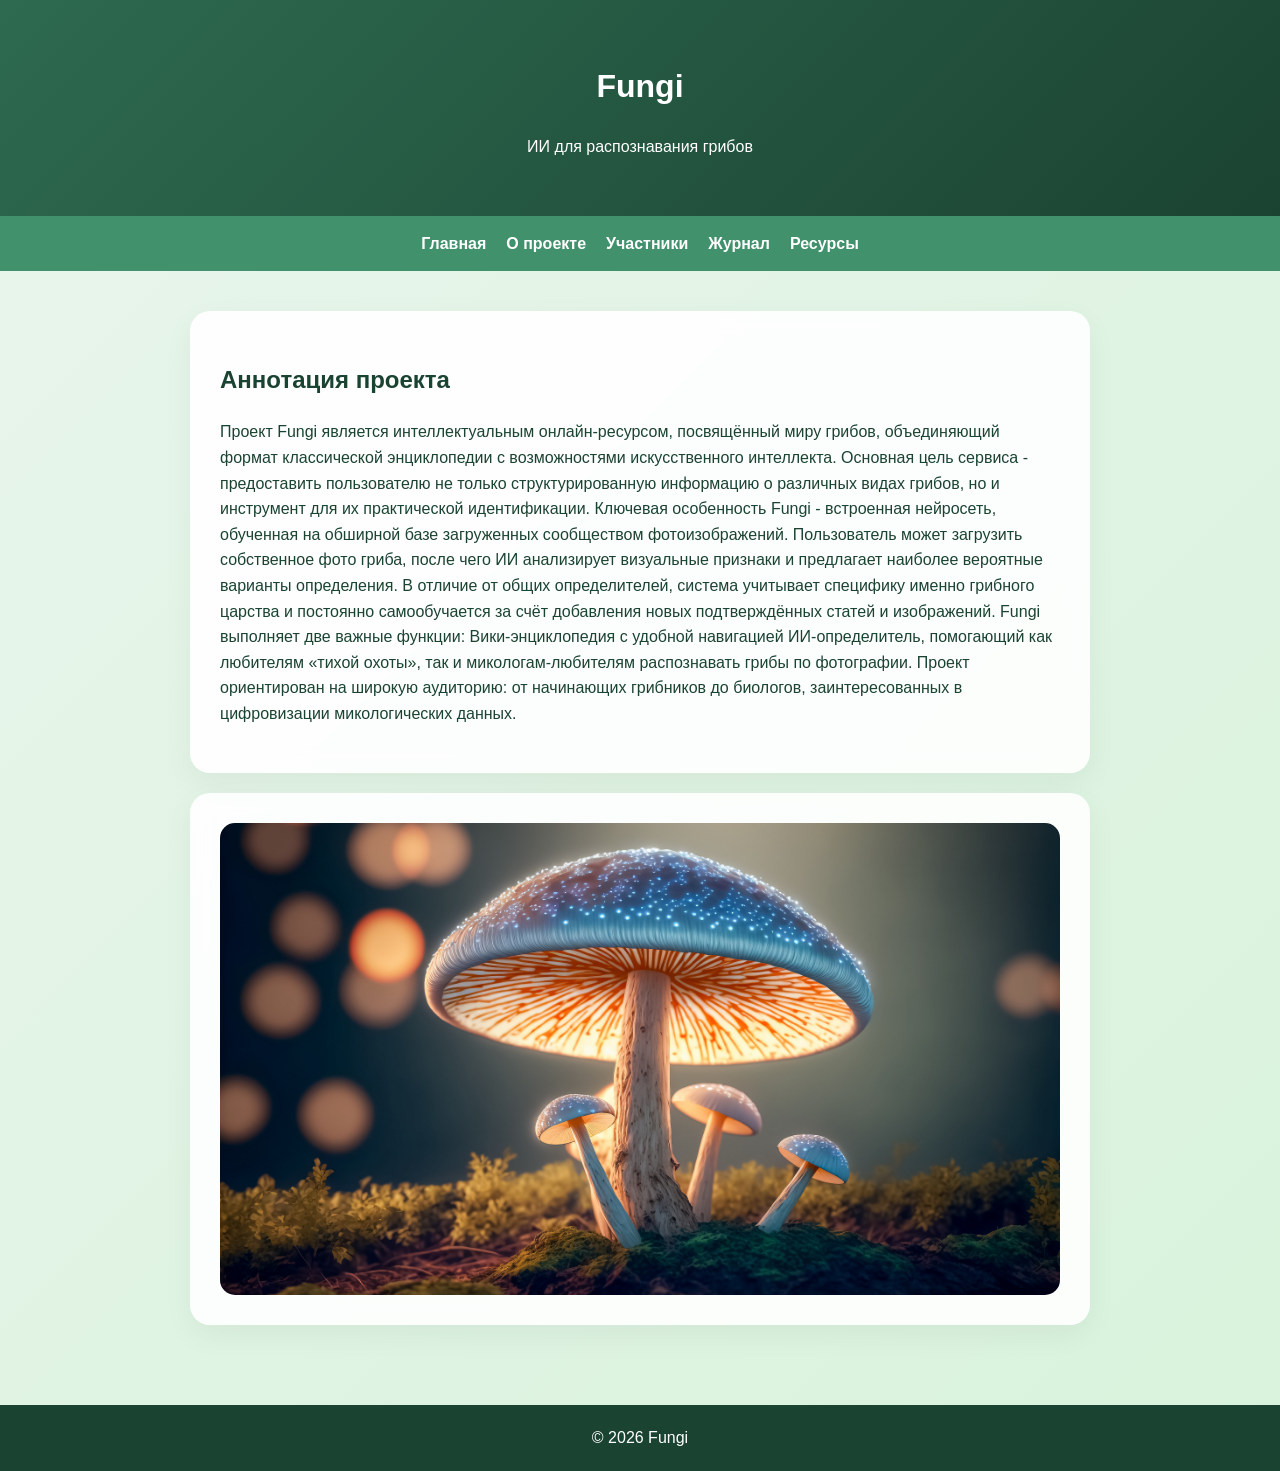
<file: index.html>
<!DOCTYPE html>
<html lang="ru">
<head>
<meta charset="UTF-8">
<meta http-equiv="refresh" content="0; url=site/index.html">
<title>Fungi</title>
</head>
<body>
<p>Переход на сайт...</p>
</body>
</html>
</file>
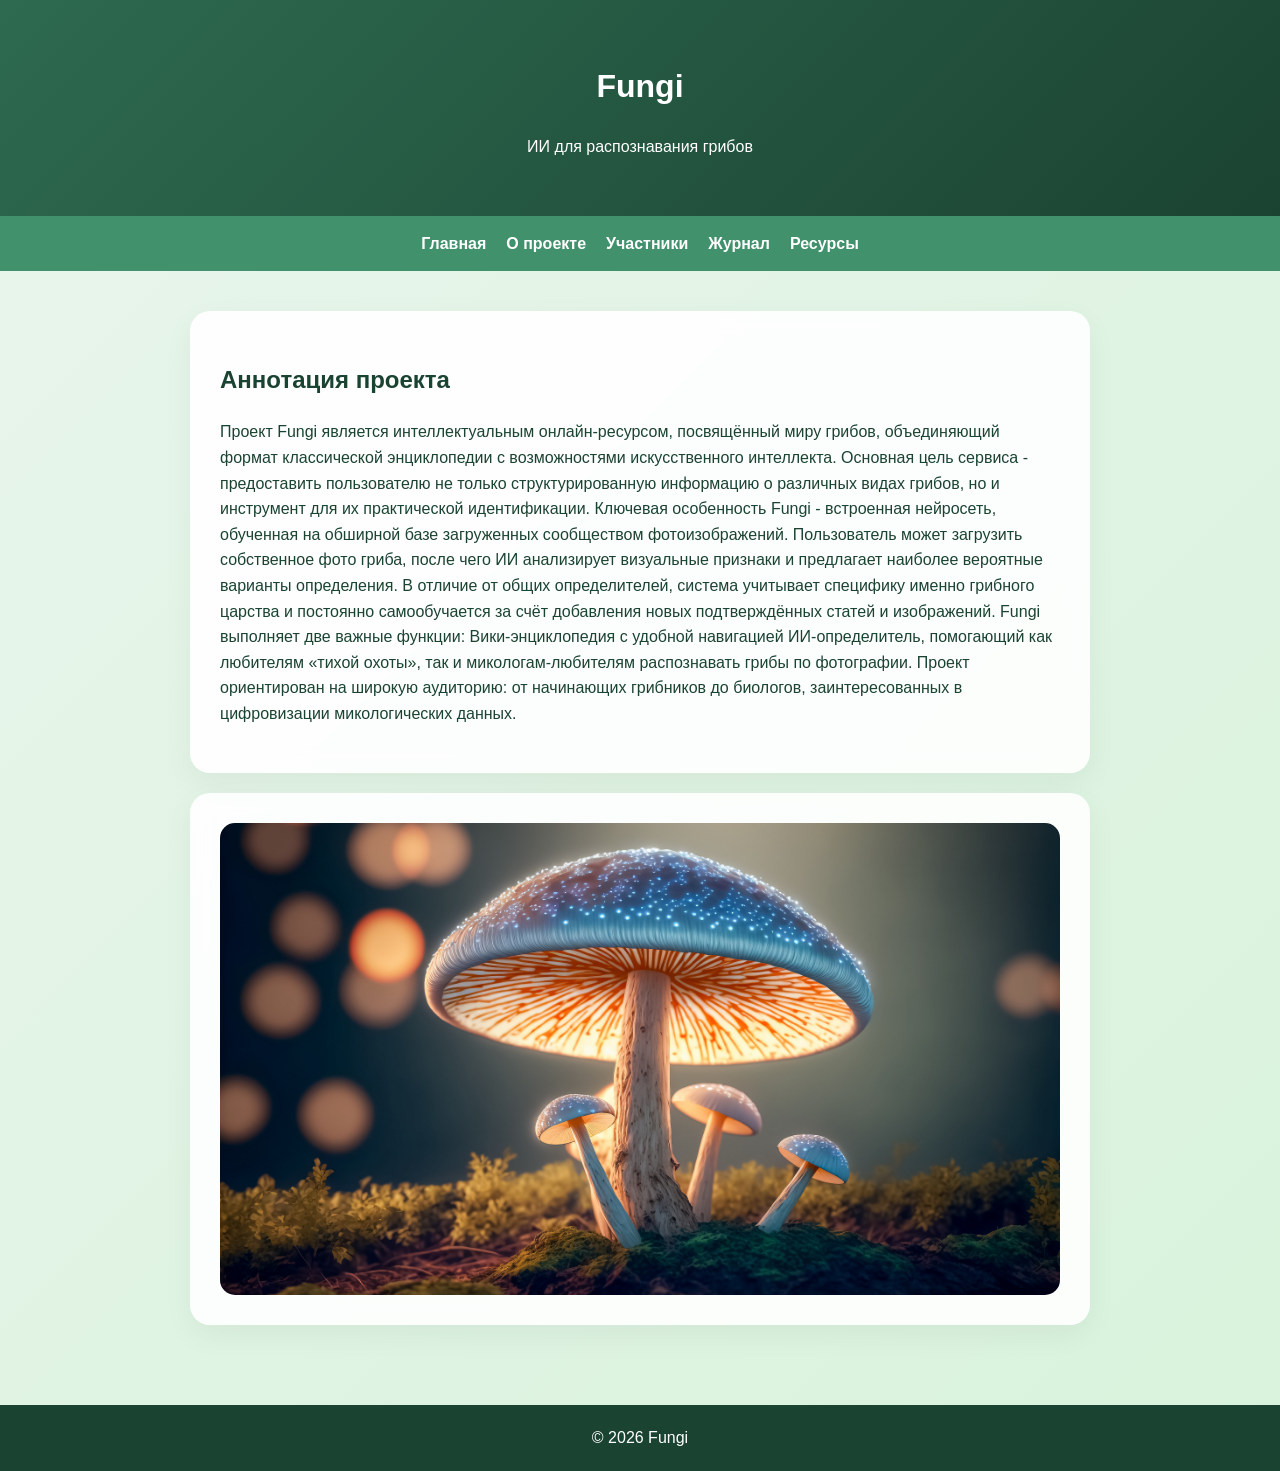
<file: site/index.html>
<!DOCTYPE html>
<html lang="ru">
<head>
<meta charset="UTF-8">
<title>Fungi</title>
<link rel="stylesheet" href="style.css">
</head>

<body>

<header>
  <h1>Fungi</h1>
  <p>ИИ для распознавания грибов</p>
</header>

<nav>
  <a href="index.html">Главная</a>
  <a href="about.html">О проекте</a>
  <a href="team.html">Участники</a>
  <a href="journal.html">Журнал</a>
  <a href="resources.html">Ресурсы</a>
</nav>

<div class="container">

<div class="card">
  <h2>Аннотация проекта</h2>
  <p>
    Проект Fungi является интеллектуальным онлайн-ресурсом, посвящённый миру грибов, объединяющий формат классической энциклопедии с возможностями искусственного интеллекта. Основная цель сервиса - предоставить пользователю не только структурированную информацию о различных видах грибов, но и инструмент для их практической идентификации.

Ключевая особенность Fungi - встроенная нейросеть, обученная на обширной базе загруженных сообществом фотоизображений. Пользователь может загрузить собственное фото гриба, после чего ИИ анализирует визуальные признаки и предлагает наиболее вероятные варианты определения. В отличие от общих определителей, система учитывает специфику именно грибного царства и постоянно самообучается за счёт добавления новых подтверждённых статей и изображений.

Fungi выполняет две важные функции:

Вики-энциклопедия с удобной навигацией

ИИ-определитель, помогающий как любителям «тихой охоты», так и микологам-любителям  распознавать грибы по фотографии.

Проект ориентирован на широкую аудиторию: от начинающих грибников до биологов, заинтересованных в цифровизации микологических данных.
  </p>
</div>

<div class="card">
  <img src="images/mushroom 1.jpg" alt="Красивый гриб">
</div>

</div>

<footer>© 2026 Fungi</footer>

</body>
</html>
</file>
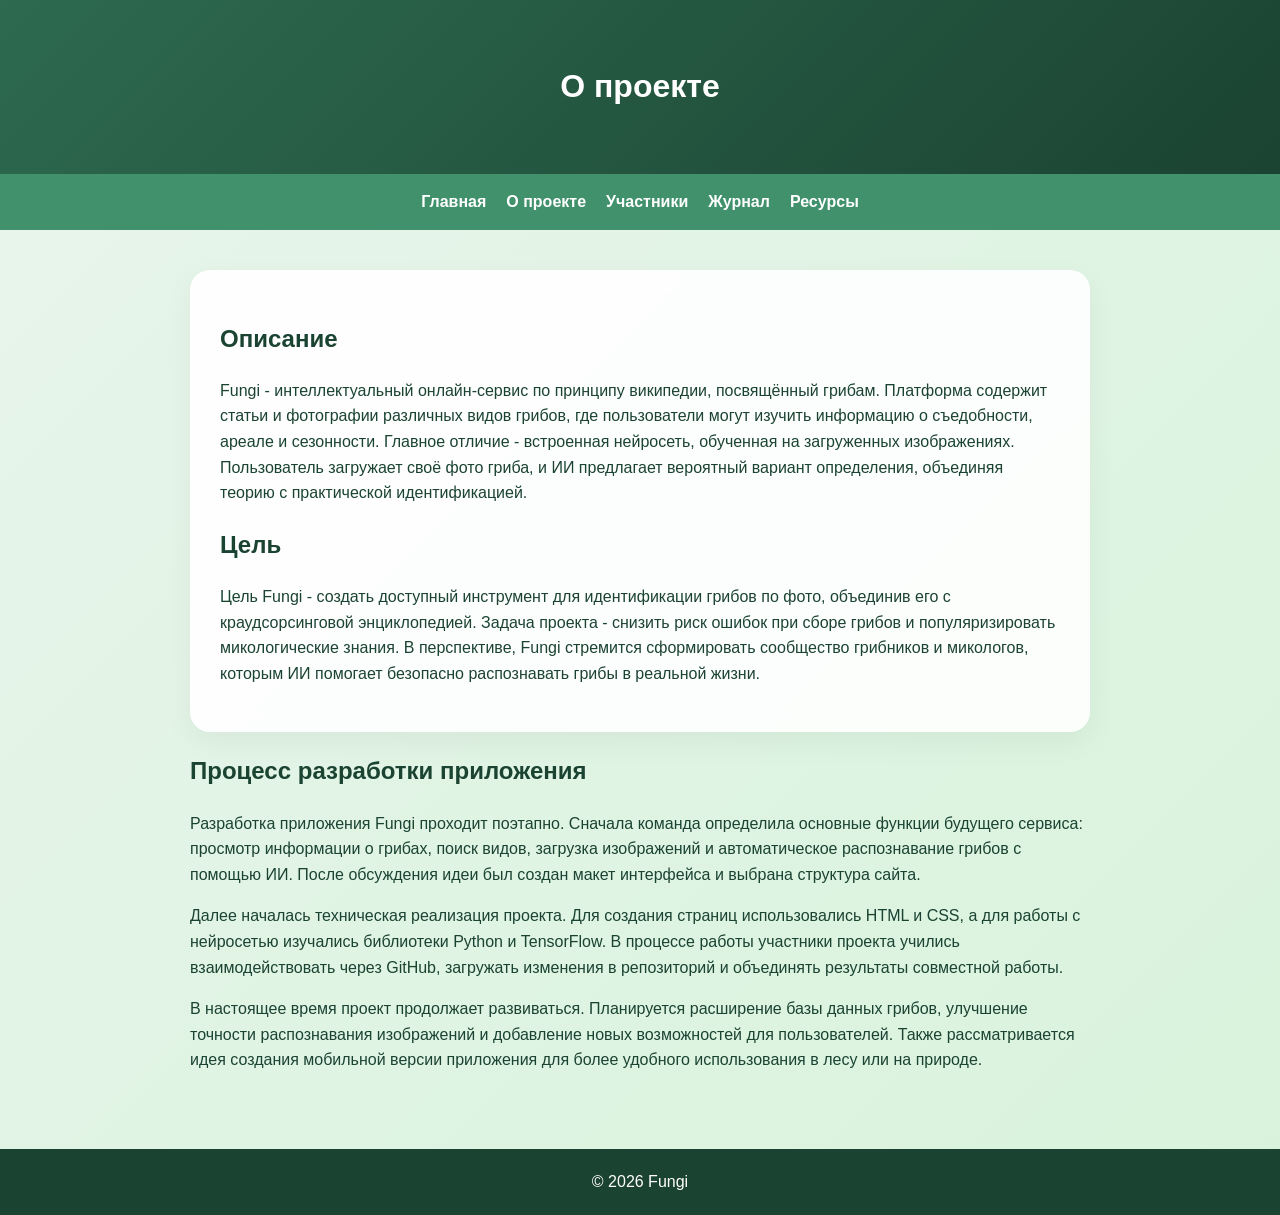
<file: site/about.html>
<!DOCTYPE html>
<html lang="ru">
<head>
<meta charset="UTF-8">
<title>О проекте</title>
<link rel="stylesheet" href="style.css">
</head>

<body>

<header><h1>О проекте</h1></header>

<nav>
  <a href="index.html">Главная</a>
  <a href="about.html">О проекте</a>
  <a href="team.html">Участники</a>
  <a href="journal.html">Журнал</a>
  <a href="resources.html">Ресурсы</a>
</nav>

<div class="container">
<div class="card">
  <h2>Описание</h2>
  <p>Fungi - интеллектуальный онлайн-сервис по принципу википедии, посвящённый грибам. Платформа содержит статьи и фотографии различных видов грибов, где пользователи могут изучить  информацию о съедобности, ареале и сезонности. Главное отличие - встроенная нейросеть, обученная на загруженных изображениях. Пользователь загружает своё фото гриба, и ИИ предлагает вероятный вариант определения, объединяя теорию с практической идентификацией.</p>

  <h2>Цель</h2>
  <p>Цель Fungi - создать доступный инструмент для идентификации грибов по фото, объединив его с краудсорсинговой энциклопедией. Задача проекта - снизить риск ошибок при сборе грибов и популяризировать микологические знания. В перспективе, Fungi стремится сформировать сообщество грибников и микологов, которым ИИ помогает безопасно распознавать грибы в реальной жизни.</p>
</div>

  <h2>Процесс разработки приложения</h2>
  <p>
  Разработка приложения Fungi проходит поэтапно. Сначала команда определила основные функции будущего сервиса: 
  просмотр информации о грибах, поиск видов, загрузка изображений и автоматическое распознавание грибов с помощью ИИ. 
  После обсуждения идеи был создан макет интерфейса и выбрана структура сайта.
  </p>

  <p>
  Далее началась техническая реализация проекта. Для создания страниц использовались HTML и CSS, 
  а для работы с нейросетью изучались библиотеки Python и TensorFlow. 
  В процессе работы участники проекта учились взаимодействовать через GitHub, 
  загружать изменения в репозиторий и объединять результаты совместной работы.
  </p>

  <p>
  В настоящее время проект продолжает развиваться. Планируется расширение базы данных грибов, 
  улучшение точности распознавания изображений и добавление новых возможностей для пользователей. 
  Также рассматривается идея создания мобильной версии приложения для более удобного использования в лесу или на природе.
  </p>

</div>

<footer>© 2026 Fungi</footer>

</body>
</html>
</file>
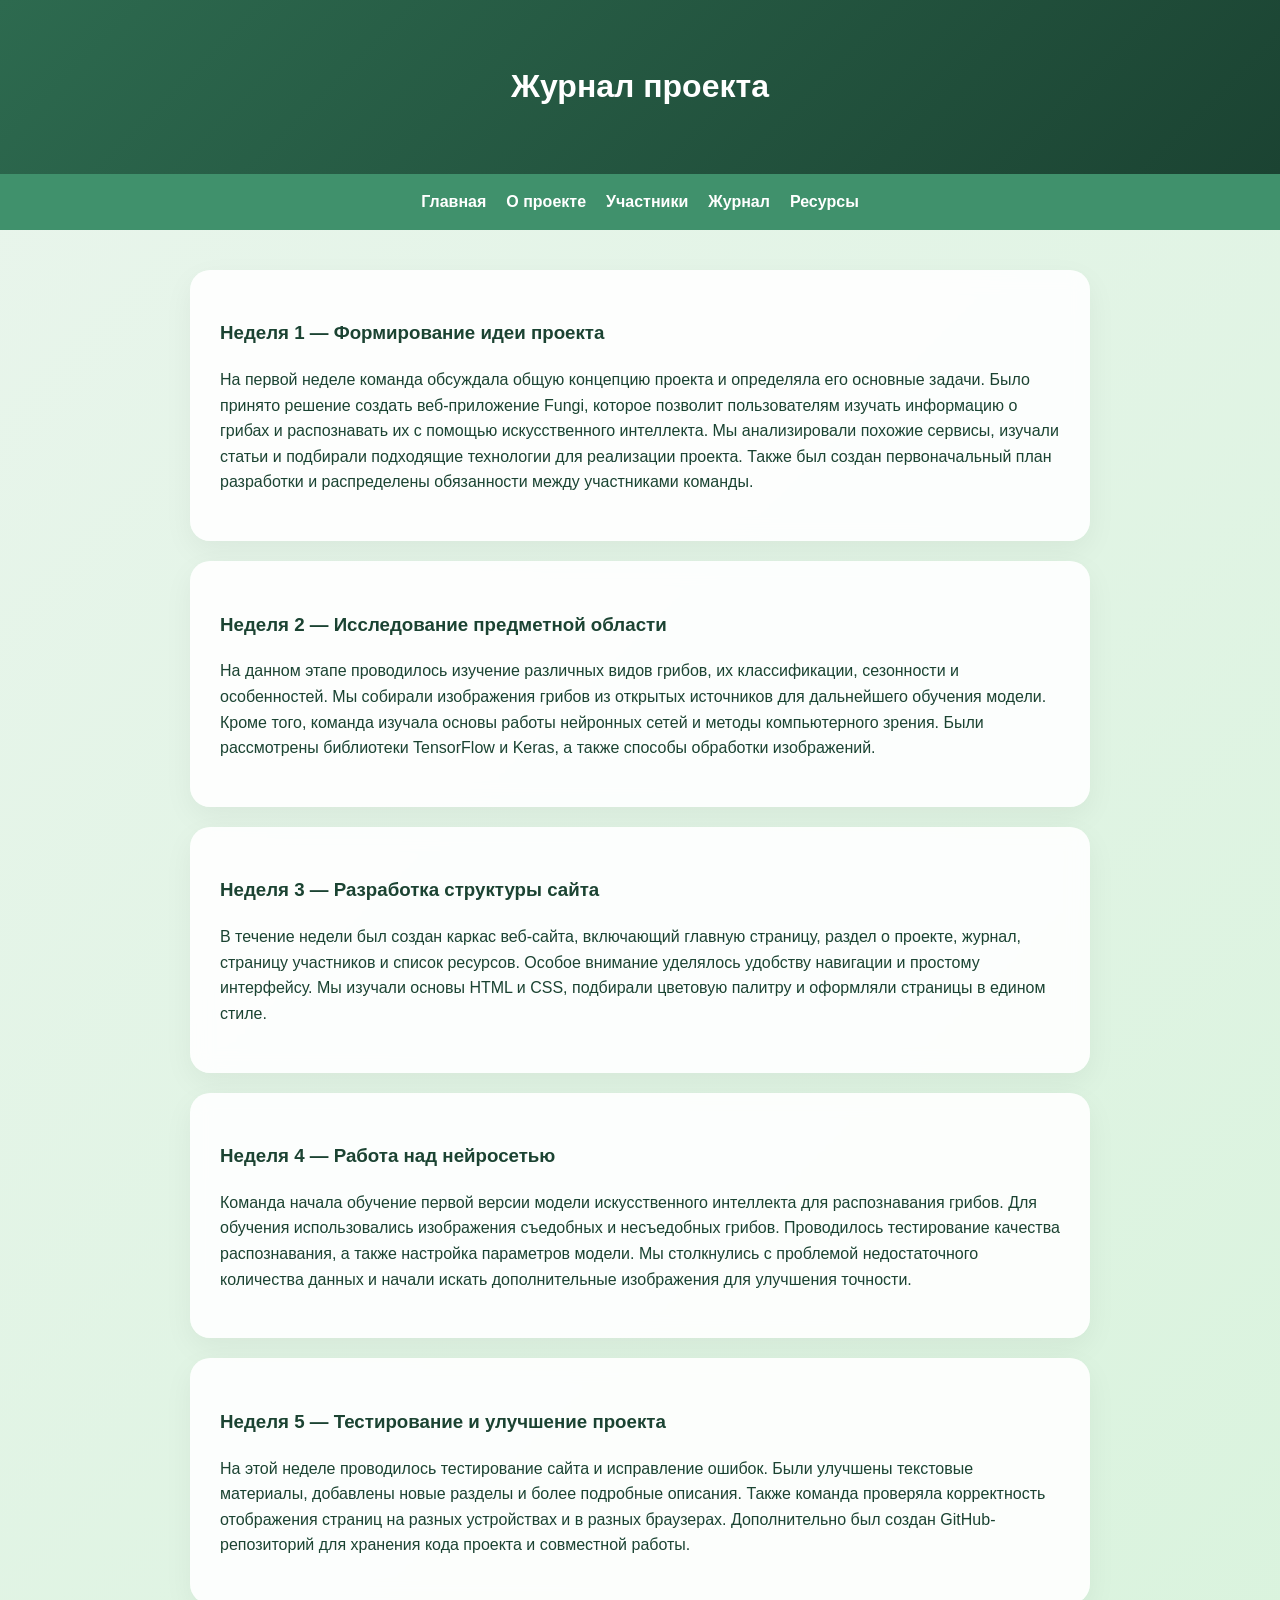
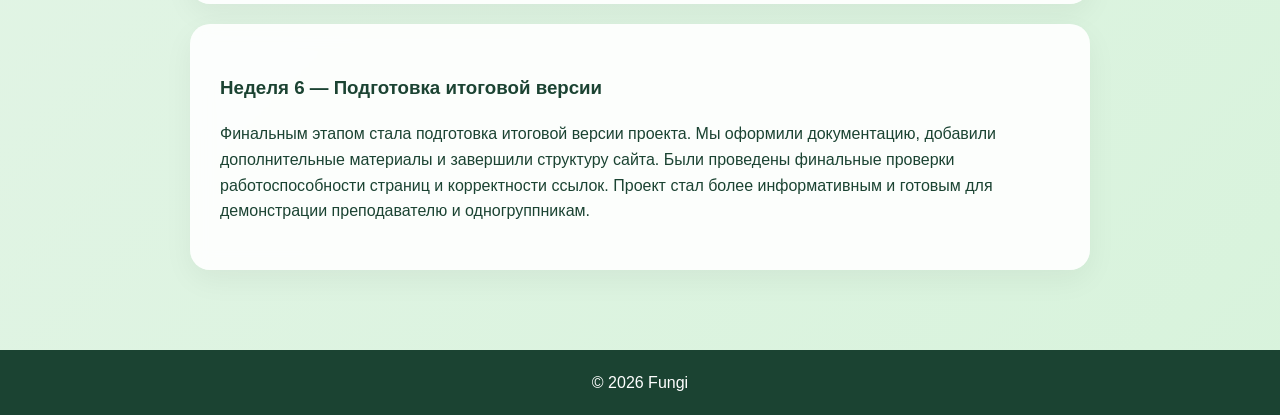
<file: site/journal.html>
<!DOCTYPE html>
<html lang="ru">
<head>
<meta charset="UTF-8">
<title>Журнал</title>
<link rel="stylesheet" href="style.css">
</head>

<body>

<header><h1>Журнал проекта</h1></header>

<nav>
  <a href="index.html">Главная</a>
  <a href="about.html">О проекте</a>
  <a href="team.html">Участники</a>
  <a href="journal.html">Журнал</a>
  <a href="resources.html">Ресурсы</a>
</nav>

<div class="container">

<div class="card">
  <h3>Неделя 1 — Формирование идеи проекта</h3>
  <p>
  На первой неделе команда обсуждала общую концепцию проекта и определяла его основные задачи. 
  Было принято решение создать веб-приложение Fungi, которое позволит пользователям изучать информацию о грибах 
  и распознавать их с помощью искусственного интеллекта. Мы анализировали похожие сервисы, изучали статьи 
  и подбирали подходящие технологии для реализации проекта. Также был создан первоначальный план разработки 
  и распределены обязанности между участниками команды.
  </p>
</div>

<div class="card">
  <h3>Неделя 2 — Исследование предметной области</h3>
  <p>
  На данном этапе проводилось изучение различных видов грибов, их классификации, сезонности и особенностей. 
  Мы собирали изображения грибов из открытых источников для дальнейшего обучения модели. 
  Кроме того, команда изучала основы работы нейронных сетей и методы компьютерного зрения. 
  Были рассмотрены библиотеки TensorFlow и Keras, а также способы обработки изображений.
  </p>
</div>

<div class="card">
  <h3>Неделя 3 — Разработка структуры сайта</h3>
  <p>
  В течение недели был создан каркас веб-сайта, включающий главную страницу, раздел о проекте, журнал, 
  страницу участников и список ресурсов. Особое внимание уделялось удобству навигации и простому интерфейсу. 
  Мы изучали основы HTML и CSS, подбирали цветовую палитру и оформляли страницы в едином стиле.
  </p>
</div>

<div class="card">
  <h3>Неделя 4 — Работа над нейросетью</h3>
  <p>
  Команда начала обучение первой версии модели искусственного интеллекта для распознавания грибов. 
  Для обучения использовались изображения съедобных и несъедобных грибов. 
  Проводилось тестирование качества распознавания, а также настройка параметров модели. 
  Мы столкнулись с проблемой недостаточного количества данных и начали искать дополнительные изображения 
  для улучшения точности.
  </p>
</div>

<div class="card">
  <h3>Неделя 5 — Тестирование и улучшение проекта</h3>
  <p>
  На этой неделе проводилось тестирование сайта и исправление ошибок. 
  Были улучшены текстовые материалы, добавлены новые разделы и более подробные описания. 
  Также команда проверяла корректность отображения страниц на разных устройствах и в разных браузерах. 
  Дополнительно был создан GitHub-репозиторий для хранения кода проекта и совместной работы.
  </p>
</div>

<div class="card">
  <h3>Неделя 6 — Подготовка итоговой версии</h3>
  <p>
  Финальным этапом стала подготовка итоговой версии проекта. 
  Мы оформили документацию, добавили дополнительные материалы и завершили структуру сайта. 
  Были проведены финальные проверки работоспособности страниц и корректности ссылок. 
  Проект стал более информативным и готовым для демонстрации преподавателю и одногруппникам.
  </p>
</div>

</div>

<footer>© 2026 Fungi</footer>

</body>
</html>
</file>
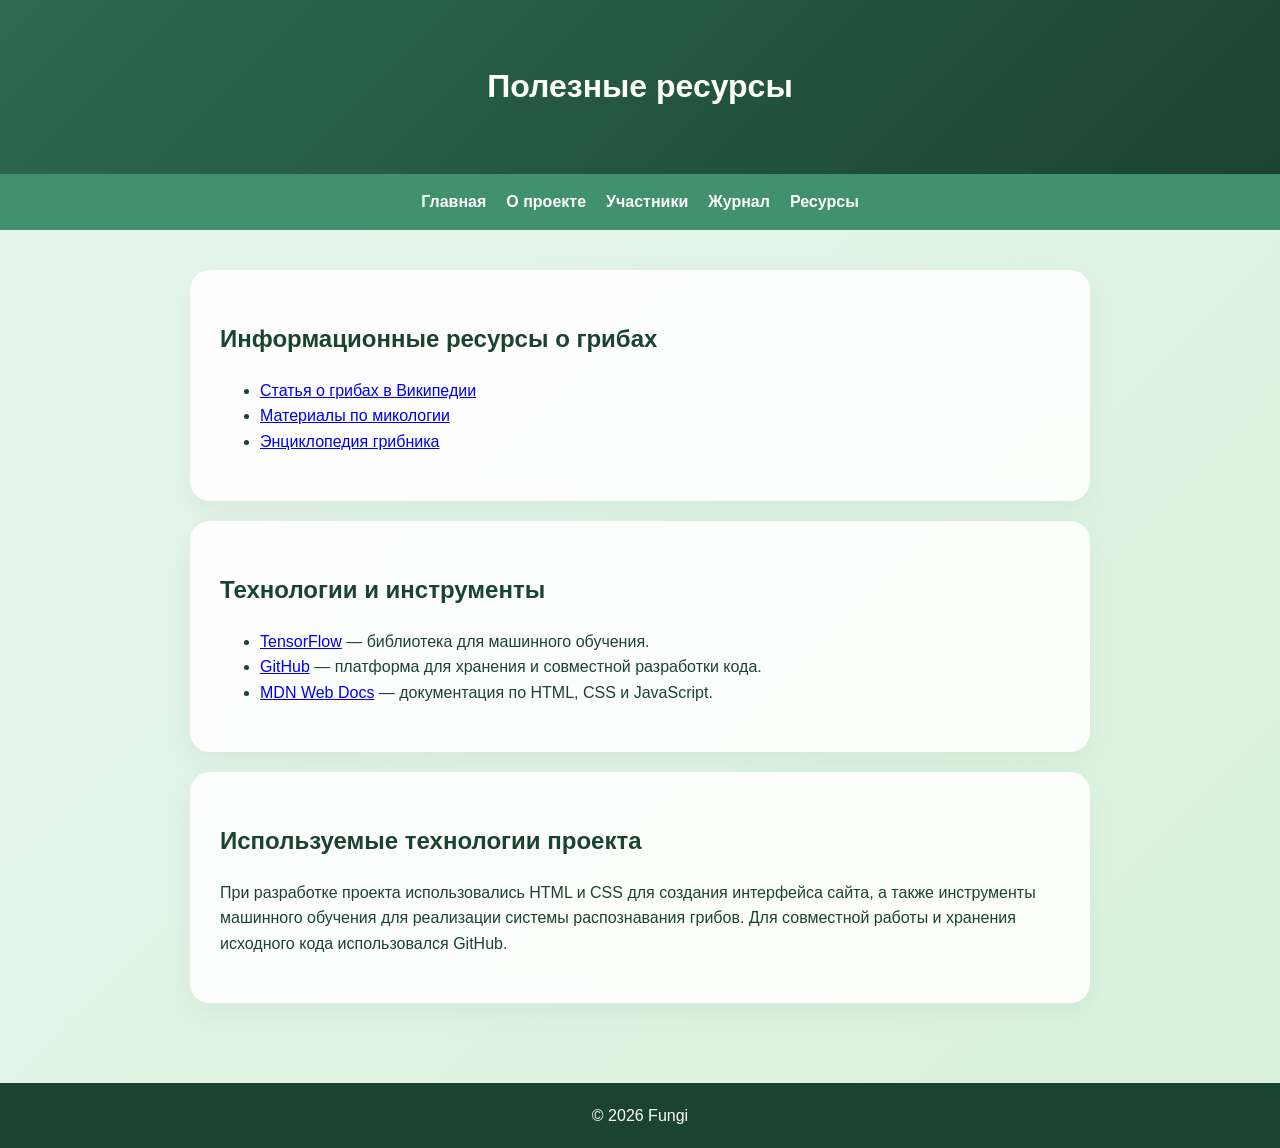
<file: site/resources.html>
<!DOCTYPE html>
<html lang="ru">
<head>
<meta charset="UTF-8">
<title>Ресурсы</title>
<link rel="stylesheet" href="style.css">
</head>

<body>

<header><h1>Полезные ресурсы</h1></header>

<nav>
  <a href="index.html">Главная</a>
  <a href="about.html">О проекте</a>
  <a href="team.html">Участники</a>
  <a href="journal.html">Журнал</a>
  <a href="resources.html">Ресурсы</a>
</nav>

<div class="container">

<div class="card">
  <h2>Информационные ресурсы о грибах</h2>
  <ul>
    <li><a href="https://ru.wikipedia.org/wiki/Грибы">Статья о грибах в Википедии</a></li>
    <li><a href="https://mycology.su">Материалы по микологии</a></li>
    <li><a href="https://gribnik.info">Энциклопедия грибника</a></li>
  </ul>
</div>

<div class="card">
  <h2>Технологии и инструменты</h2>
  <ul>
    <li><a href="https://tensorflow.org">TensorFlow</a> — библиотека для машинного обучения.</li>
    <li><a href="https://github.com">GitHub</a> — платформа для хранения и совместной разработки кода.</li>
    <li><a href="https://developer.mozilla.org/ru/">MDN Web Docs</a> — документация по HTML, CSS и JavaScript.</li>
  </ul>
</div>

<div class="card">
  <h2>Используемые технологии проекта</h2>
  <p>
  При разработке проекта использовались HTML и CSS для создания интерфейса сайта, 
  а также инструменты машинного обучения для реализации системы распознавания грибов. 
  Для совместной работы и хранения исходного кода использовался GitHub.
  </p>
</div>

</div>

<footer>© 2026 Fungi</footer>

</body>
</html>
</file>
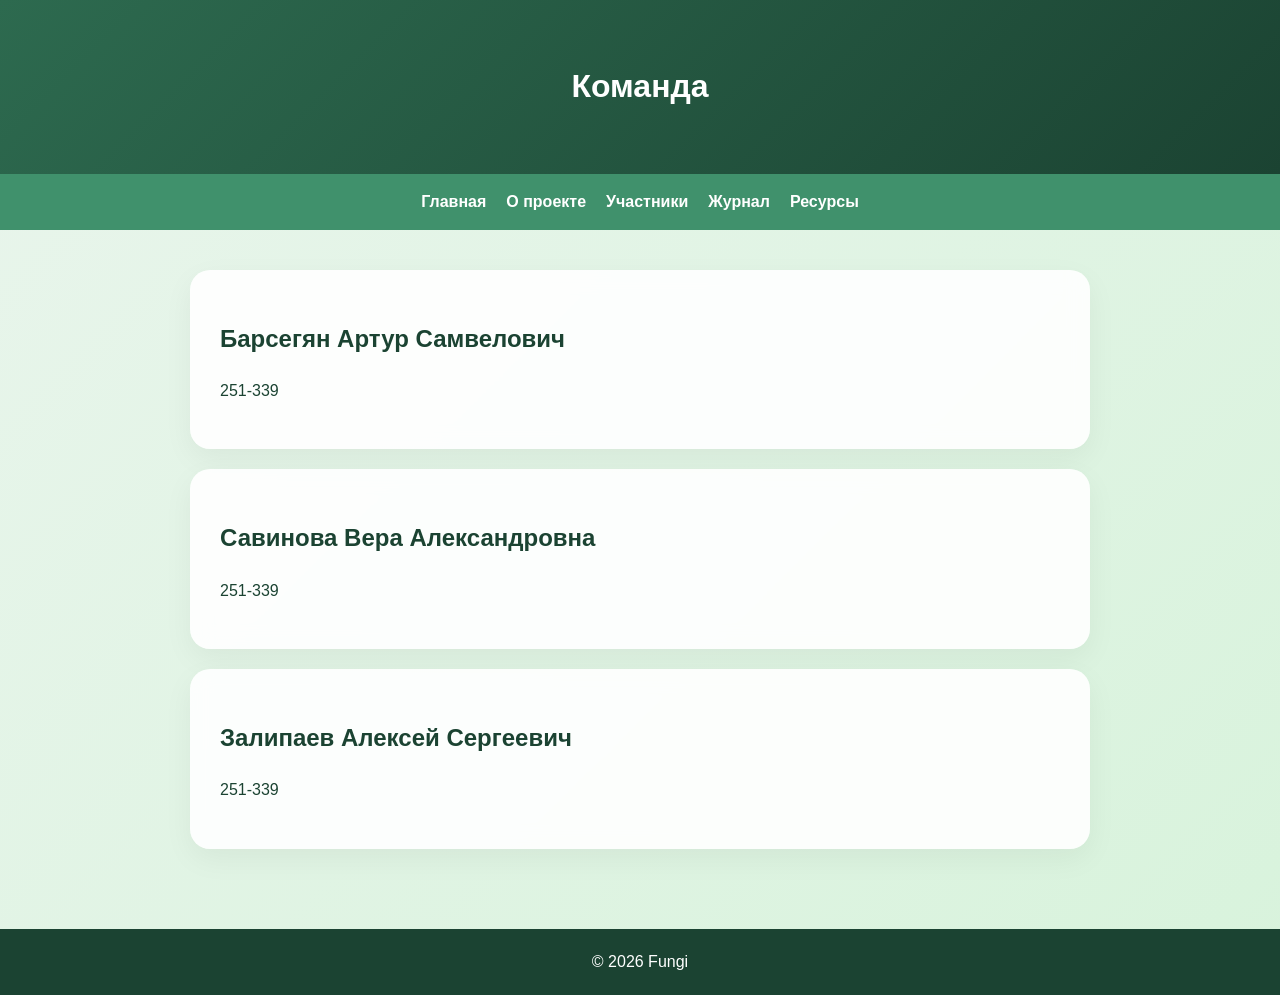
<file: site/team.html>
<!DOCTYPE html>
<html lang="ru">
<head>
<meta charset="UTF-8">
<title>Участники</title>
<link rel="stylesheet" href="style.css">
</head>

<body>

<header><h1>Команда</h1></header>

<nav>
  <a href="index.html">Главная</a>
  <a href="about.html">О проекте</a>
  <a href="team.html">Участники</a>
  <a href="journal.html">Журнал</a>
  <a href="resources.html">Ресурсы</a>
</nav>

<div class="container">

<div class="card">
  <h2>Барсегян Артур Самвелович</h2>
  <p>251-339</p>
</div>

<div class="card">
  <h2>Савинова Вера Александровна</h2>
  <p>251-339</p>
</div>

<div class="card">
  <h2>Залипаев Алексей Сергеевич</h2>
  <p>251-339</p>
</div>

</div>

<footer>© 2026 Fungi</footer>

</body>
</html>
</file>
<file: site/style.css>
body {
    font-family: 'Segoe UI', Tahoma, Geneva, Verdana, sans-serif;
    margin: 0;
    background: linear-gradient(135deg, #e9f5ec, #d8f3dc);
    color: #1b4332;
    line-height: 1.6;
}

header {
    background: linear-gradient(135deg, #2d6a4f, #1b4332);
    color: white;
    padding: 40px 20px;
    text-align: center;
    box-shadow: 0 4px 15px rgba(0,0,0,0.1);
}

nav {
    background: #40916c;
    padding: 15px;
    text-align: center;
    display: flex;
    justify-content: center;
    flex-wrap: wrap;
    gap: 20px;
}

    nav a {
        color: white;
        text-decoration: none;
        font-weight: bold;
        transition: 0.3s;
    }

        nav a:hover {
            color: #d8f3dc;
            transform: scale(1.1);
        }

.container {
    padding: 20px;
    max-width: 900px;
    margin: auto;
}

.card {
    background: rgba(255, 255, 255, 0.9);
    backdrop-filter: blur(10px);
    padding: 30px;
    margin: 20px 0;
    border-radius: 20px;
    box-shadow: 0 10px 30px rgba(0,0,0,0.05);
    transition: 0.3s;
}

    .card:hover {
        transform: translateY(-5px);
        box-shadow: 0 15px 40px rgba(0,0,0,0.1);
    }

img {
    width: 100%;
    height: auto;
    border-radius: 15px;
    display: block;
}

footer {
    text-align: center;
    padding: 20px;
    background: #1b4332;
    color: white;
    margin-top: 40px;
}
</file>
